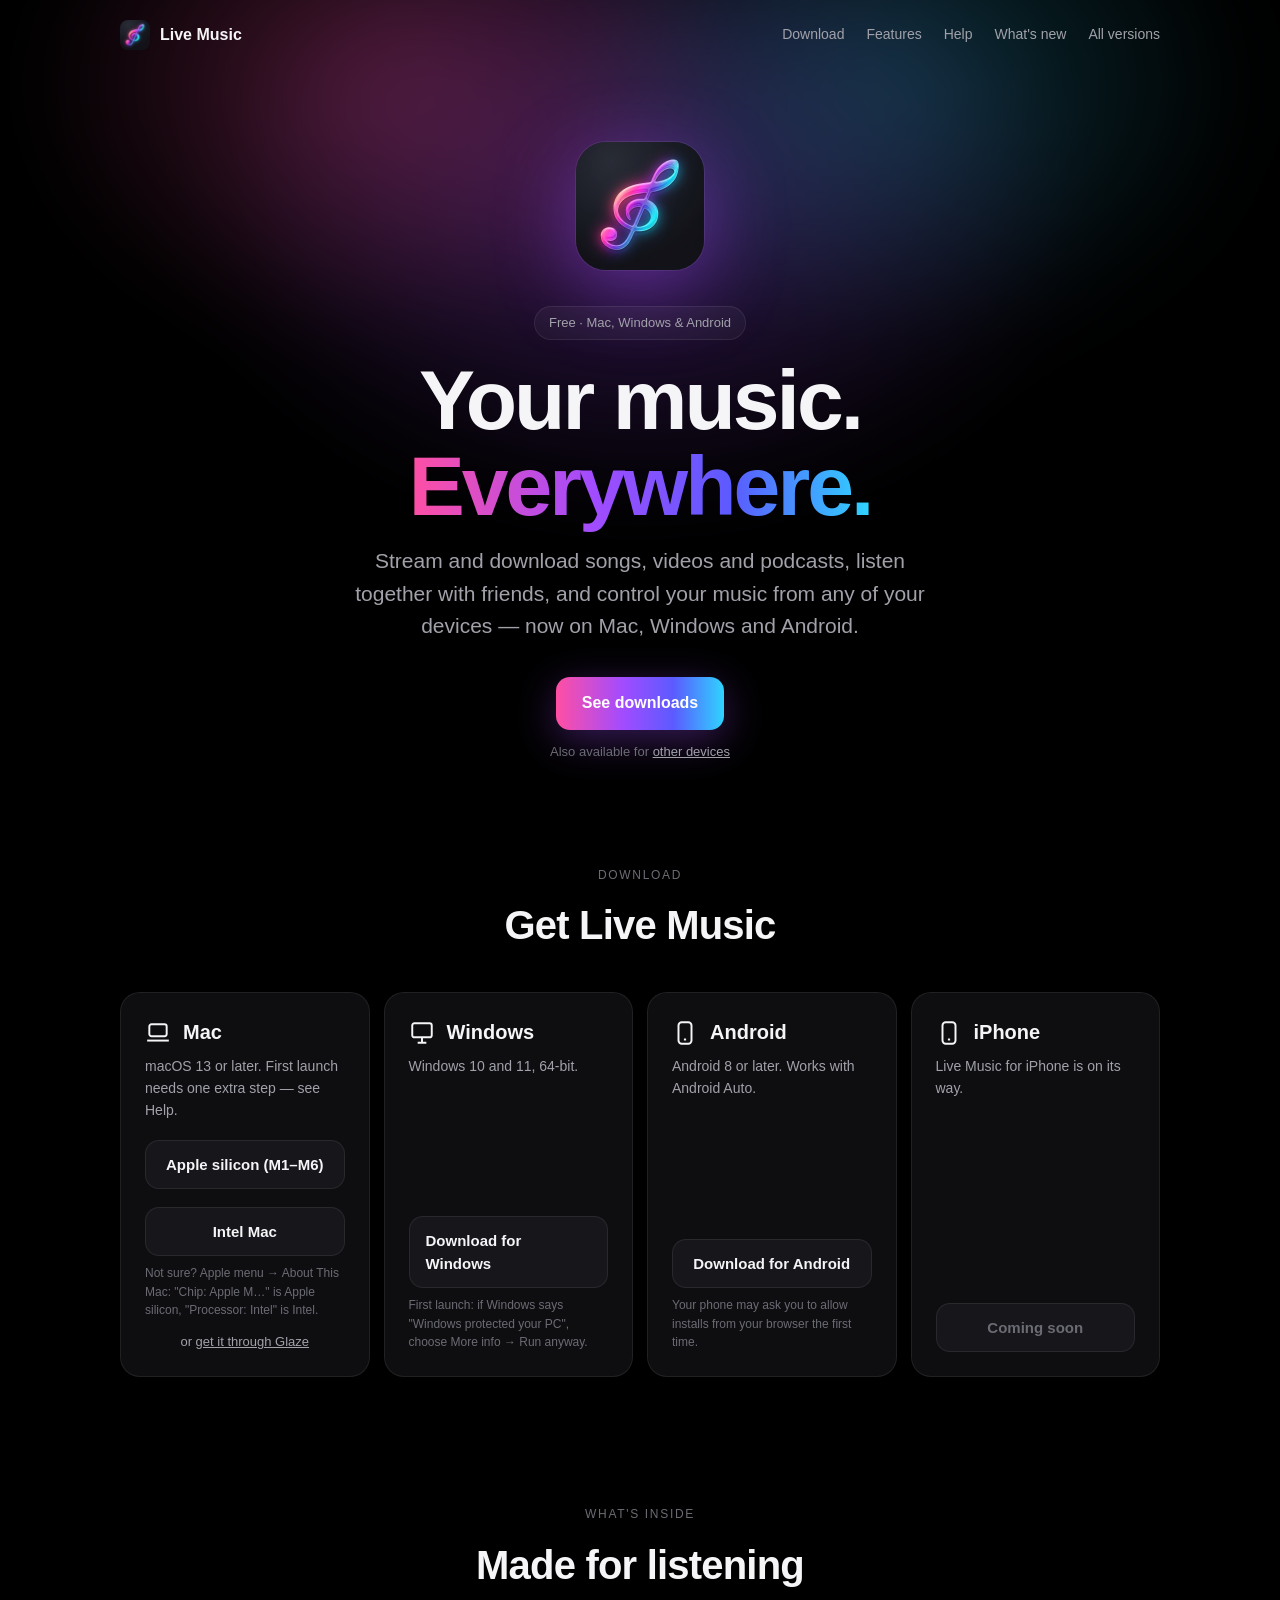
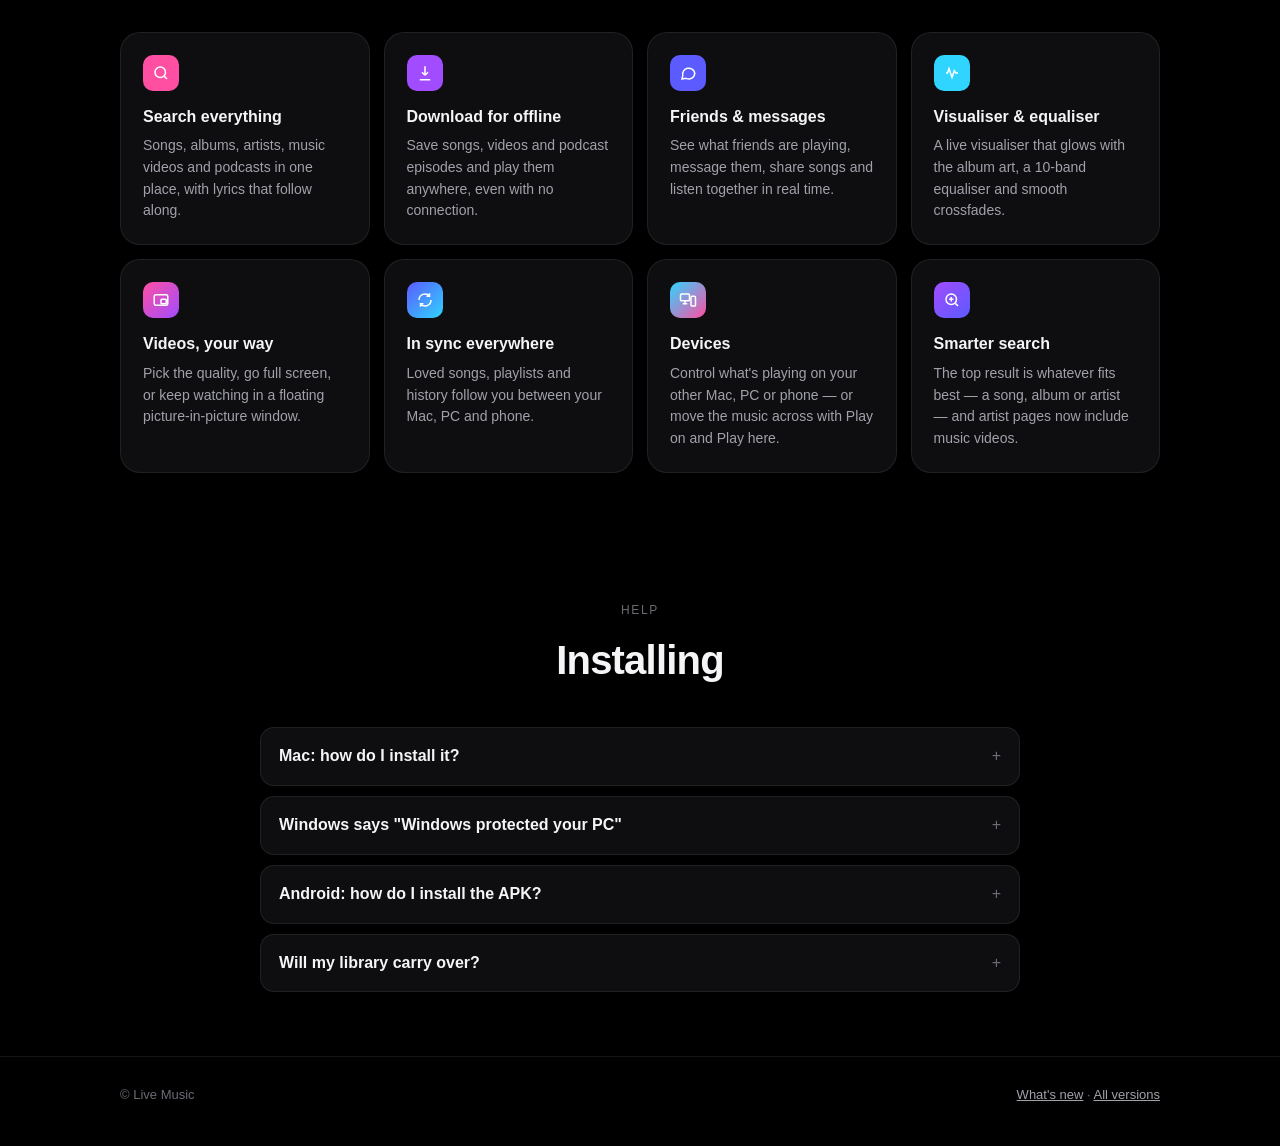
<file: index.html>
<!doctype html>
<html lang="en-AU">
<head>
  <meta charset="utf-8">
  <meta name="viewport" content="width=device-width, initial-scale=1">
  <title>Live Music — Download</title>
  <meta name="description" content="Download Live Music for Mac, Windows and Android. Stream, download and share music with friends, and control it from any of your devices.">
  <meta name="theme-color" content="#000000">
  <meta property="og:title" content="Live Music">
  <meta property="og:description" content="Stream, download and share music with friends — on Mac, Windows and Android.">
  <meta property="og:image" content="icon.png">
  <link rel="icon" href="icon.png">
  <link rel="stylesheet" href="styles.css">
</head>
<body>
  <div class="glow" aria-hidden="true"></div>

  <div class="wrap">
    <nav>
      <a class="brand" href="#"><img src="icon.png" alt=""> Live Music</a>
      <div class="links">
        <a href="#download">Download</a>
        <a href="#features">Features</a>
        <a href="#help">Help</a>
        <a href="changelog.html">What's new</a>
        <a href="https://github.com/edgegithuber7/live-music/releases">All versions</a>
      </div>
    </nav>

    <header class="hero">
      <img class="icon" src="icon.png" alt="Live Music app icon">
      <div><span class="badge" id="version-badge">Free · Mac, Windows &amp; Android</span></div>
      <h1>Your music.<br><span class="rb">Everywhere.</span></h1>
      <p class="lead">Stream and download songs, videos and podcasts, listen together with friends, and control your music from any of your devices — now on Mac, Windows and Android.</p>
      <div class="cta">
        <a class="btn primary" id="hero-btn" href="#download">See downloads</a>
        <span class="meta" id="hero-meta">Also available for <a href="#download">other devices</a></span>
      </div>
    </header>

    <section class="block" id="download">
      <p class="eyebrow">Download</p>
      <h2>Get Live Music</h2>
      <div class="platforms">

        <article class="platform" data-os="mac">
          <div class="head">
            <svg viewBox="0 0 24 24" fill="none" stroke="currentColor" stroke-width="1.8" aria-hidden="true"><rect x="4" y="4" width="16" height="11" rx="2"/><path d="M2 19h20"/></svg>
            <h3>Mac</h3><span class="tag">Your device</span>
          </div>
          <p>macOS 13 or later. First launch needs one extra step — see Help.</p>
          <a class="btn secondary" href="download.html?platform=mac" data-asset="LiveMusic.dmg" id="mac-arm">Apple silicon (M1–M6)</a>
          <a class="btn secondary" href="download.html?platform=mac-intel" data-asset="LiveMusic-Intel.dmg" id="mac-intel">Intel Mac</a>
          <span class="small">Not sure? Apple menu → About This Mac: "Chip: Apple M…" is Apple silicon, "Processor: Intel" is Intel.</span>
          <span class="alt" id="mac-glaze" hidden>or <a href="#" id="mac-glaze-link">get it through Glaze</a></span>
        </article>

        <article class="platform" data-os="windows">
          <div class="head">
            <svg viewBox="0 0 24 24" fill="none" stroke="currentColor" stroke-width="1.8" aria-hidden="true"><rect x="3" y="3" width="18" height="13" rx="2"/><path d="M8 21h8M12 16v5"/></svg>
            <h3>Windows</h3><span class="tag">Your device</span>
          </div>
          <p>Windows 10 and 11, 64-bit.</p>
          <a class="btn secondary" href="download.html?platform=windows" data-asset="LiveMusic-Setup.exe">Download for Windows</a>
          <span class="small">First launch: if Windows says "Windows protected your PC", choose More info → Run anyway.</span>
        </article>

        <article class="platform" data-os="android">
          <div class="head">
            <svg viewBox="0 0 24 24" fill="none" stroke="currentColor" stroke-width="1.8" aria-hidden="true"><rect x="6" y="2" width="12" height="20" rx="3"/><path d="M11 18h2"/></svg>
            <h3>Android</h3><span class="tag">Your device</span>
          </div>
          <p>Android 8 or later. Works with Android Auto.</p>
          <a class="btn secondary" href="download.html?platform=android" data-asset="LiveMusic.apk">Download for Android</a>
          <span class="small">Your phone may ask you to allow installs from your browser the first time.</span>
        </article>

        <article class="platform" data-os="ios">
          <div class="head">
            <svg viewBox="0 0 24 24" fill="none" stroke="currentColor" stroke-width="1.8" aria-hidden="true"><rect x="6" y="2" width="12" height="20" rx="3"/><path d="M11 18h2"/></svg>
            <h3>iPhone</h3><span class="tag">Your device</span>
          </div>
          <p>Live Music for iPhone is on its way.</p>
          <span class="btn disabled">Coming soon</span>
        </article>

      </div>
    </section>

    <section class="block" id="features">
      <p class="eyebrow">What's inside</p>
      <h2>Made for listening</h2>
      <div class="features">
        <div class="feature">
          <div class="dot" style="background: var(--pink)"><svg viewBox="0 0 24 24" fill="none" stroke="currentColor" stroke-width="2"><circle cx="11" cy="11" r="7"/><path d="m20 20-3.5-3.5"/></svg></div>
          <h4>Search everything</h4>
          <p>Songs, albums, artists, music videos and podcasts in one place, with lyrics that follow along.</p>
        </div>
        <div class="feature">
          <div class="dot" style="background: var(--purple)"><svg viewBox="0 0 24 24" fill="none" stroke="currentColor" stroke-width="2"><path d="M12 3v12m0 0-4-4m4 4 4-4M5 21h14"/></svg></div>
          <h4>Download for offline</h4>
          <p>Save songs, videos and podcast episodes and play them anywhere, even with no connection.</p>
        </div>
        <div class="feature">
          <div class="dot" style="background: var(--indigo)"><svg viewBox="0 0 24 24" fill="none" stroke="currentColor" stroke-width="2"><path d="M21 12a8 8 0 0 1-11.6 7.1L4 20l1-4.6A8 8 0 1 1 21 12z"/></svg></div>
          <h4>Friends &amp; messages</h4>
          <p>See what friends are playing, message them, share songs and listen together in real time.</p>
        </div>
        <div class="feature">
          <div class="dot" style="background: var(--cyan)"><svg viewBox="0 0 24 24" fill="none" stroke="currentColor" stroke-width="2"><path d="M4 12h2l2-6 4 12 3-9 2 3h3"/></svg></div>
          <h4>Visualiser &amp; equaliser</h4>
          <p>A live visualiser that glows with the album art, a 10-band equaliser and smooth crossfades.</p>
        </div>
        <div class="feature">
          <div class="dot" style="background: linear-gradient(135deg, var(--pink), var(--purple))"><svg viewBox="0 0 24 24" fill="none" stroke="currentColor" stroke-width="2"><rect x="3" y="5" width="18" height="14" rx="2"/><rect x="12" y="11" width="7" height="6" rx="1"/></svg></div>
          <h4>Videos, your way</h4>
          <p>Pick the quality, go full screen, or keep watching in a floating picture-in-picture window.</p>
        </div>
        <div class="feature">
          <div class="dot" style="background: linear-gradient(135deg, var(--indigo), var(--cyan))"><svg viewBox="0 0 24 24" fill="none" stroke="currentColor" stroke-width="2"><path d="M4 12a8 8 0 0 1 14-5.3M20 12a8 8 0 0 1-14 5.3M18 3v4h-4M6 21v-4h4"/></svg></div>
          <h4>In sync everywhere</h4>
          <p>Loved songs, playlists and history follow you between your Mac, PC and phone.</p>
        </div>
        <div class="feature">
          <div class="dot" style="background: linear-gradient(135deg, var(--cyan), var(--pink))"><svg viewBox="0 0 24 24" fill="none" stroke="currentColor" stroke-width="2"><rect x="2" y="4" width="12" height="9" rx="1.5"/><path d="M5 17h6M8 13v4"/><rect x="16" y="7" width="6" height="13" rx="1.5"/><path d="M19 17h.01"/></svg></div>
          <h4>Devices</h4>
          <p>Control what's playing on your other Mac, PC or phone — or move the music across with Play on and Play here.</p>
        </div>
        <div class="feature">
          <div class="dot" style="background: linear-gradient(135deg, var(--purple), var(--indigo))"><svg viewBox="0 0 24 24" fill="none" stroke="currentColor" stroke-width="2"><circle cx="11" cy="11" r="7"/><path d="m20 20-3.5-3.5M8 11h6M11 8v6"/></svg></div>
          <h4>Smarter search</h4>
          <p>The top result is whatever fits best — a song, album or artist — and artist pages now include music videos.</p>
        </div>
      </div>
    </section>

    <section class="block" id="help">
      <p class="eyebrow">Help</p>
      <h2>Installing</h2>
      <div class="help">
        <details>
          <summary>Mac: how do I install it?</summary>
          <ol>
            <li>Download the version for your Mac — <b>Apple silicon</b> (M1–M6) or <b>Intel</b> — and open the DMG.</li>
            <li>Drag <b>Live Music</b> into your Applications folder.</li>
            <li>Open it from Applications. The first time, macOS says it can't check the app — click <b>Done</b>.</li>
            <li>Go to <b>System Settings → Privacy &amp; Security</b>, scroll down and click <b>Open Anyway</b> next to Live Music. You only need to do this once.</li>
          </ol>
        </details>
        <details>
          <summary>Windows says "Windows protected your PC"</summary>
          <p>That appears for new apps Windows hasn't seen much yet. Choose <b>More info</b>, then <b>Run anyway</b>. You'll only need to do this once.</p>
        </details>
        <details>
          <summary>Android: how do I install the APK?</summary>
          <ol>
            <li>Tap <b>Download for Android</b> on your phone and open the file when it finishes.</li>
            <li>If asked, allow your browser to install unknown apps, then go back and tap <b>Install</b>.</li>
            <li>To update later, download the new version and install it over the top. Your library stays.</li>
          </ol>
        </details>
        <details>
          <summary>Will my library carry over?</summary>
          <p>Yes. Sign in with the same account and your loved songs, playlists and history sync to every device.</p>
        </details>
      </div>
    </section>
  </div>

  <footer>
    <div class="wrap">
      <span>© Live Music</span>
      <span><a href="changelog.html">What's new</a> · <a href="https://github.com/edgegithuber7/live-music/releases">All versions</a></span>
    </div>
  </footer>

  <script>
    // Optional: the Glaze share link for the Mac version. Leave empty to hide the Glaze option.
    const MAC_GLAZE_LINK = "https://www.glaze.app/app/live-music-JtgOee";
    const REPO = "edgegithuber7/live-music";

    const NAMES = { mac: "Mac", windows: "Windows", android: "Android", ios: "iPhone" };

    function detectOS() {
      const ua = navigator.userAgent;
      if (/android/i.test(ua)) return "android";
      if (/iphone|ipad|ipod/i.test(ua) || (/Macintosh/.test(ua) && navigator.maxTouchPoints > 1)) return "ios";
      if (/windows/i.test(ua)) return "windows";
      if (/mac os x|macintosh/i.test(ua)) return "mac";
      return null;
    }

    function formatSize(bytes) {
      return bytes >= 1e9 ? (bytes / 1e9).toFixed(1) + " GB" : Math.round(bytes / 1e6) + " MB";
    }

    const os = detectOS();

    // Chromium browsers can say whether this Mac is Intel; Safari can't, so Apple silicon is the default.
    if (os === "mac" && navigator.userAgentData?.getHighEntropyValues) {
      navigator.userAgentData
        .getHighEntropyValues(["architecture"])
        .then((v) => {
          if (v.architecture !== "x86") return;
          const arm = document.getElementById("mac-arm");
          const intel = document.getElementById("mac-intel");
          arm.parentNode.insertBefore(intel, arm);
          const hero = document.getElementById("hero-btn");
          if (hero.getAttribute("href")?.includes("platform=mac")) {
            hero.href = "download.html?platform=mac-intel";
            hero.textContent = "Download for Intel Mac";
          }
        })
        .catch(() => {});
    }
    const card = os && document.querySelector('.platform[data-os="' + os + '"]');
    if (card) card.classList.add("yours");

    if (MAC_GLAZE_LINK) {
      document.getElementById("mac-glaze-link").href = MAC_GLAZE_LINK;
      document.getElementById("mac-glaze").hidden = false;
    }

    // The latest release, for the version number and file sizes.
    fetch("https://api.github.com/repos/" + REPO + "/releases/latest")
      .then((r) => (r.ok ? r.json() : null))
      .catch(() => null)
      .then((release) => {
        const assets = new Map((release?.assets ?? []).map((a) => [a.name, a]));
        const version = release?.tag_name?.replace(/^v/, "");
        if (version) {
          document.getElementById("version-badge").innerHTML = "<b>Version " + version + "</b> · Free · Mac, Windows &amp; Android";
        }
        // Buttons always open the download screen; show the size where the file is ready.
        for (const btn of document.querySelectorAll("[data-asset]")) {
          const asset = assets.get(btn.dataset.asset);
          if (asset) btn.title = btn.dataset.asset + " · " + formatSize(asset.size);
        }

        // Hero button: this device's download screen.
        const hero = document.getElementById("hero-btn");
        const meta = document.getElementById("hero-meta");
        const mine = card?.querySelector("[data-asset]");
        if (mine) {
          mine.classList.replace("secondary", "primary");
          hero.href = mine.getAttribute("href");
          hero.textContent = "Download for " + NAMES[os];
          const asset = assets.get(mine.dataset.asset);
          meta.innerHTML = (version ? "Version " + version + " · " : "") + (asset ? formatSize(asset.size) + " · " : "") + '<a href="#download">Other devices</a>';
        } else if (os === "ios") {
          meta.innerHTML = 'Live Music for iPhone is coming soon · <a href="#download">Other devices</a>';
        }
      });
  </script>
</body>
</html>
</file>
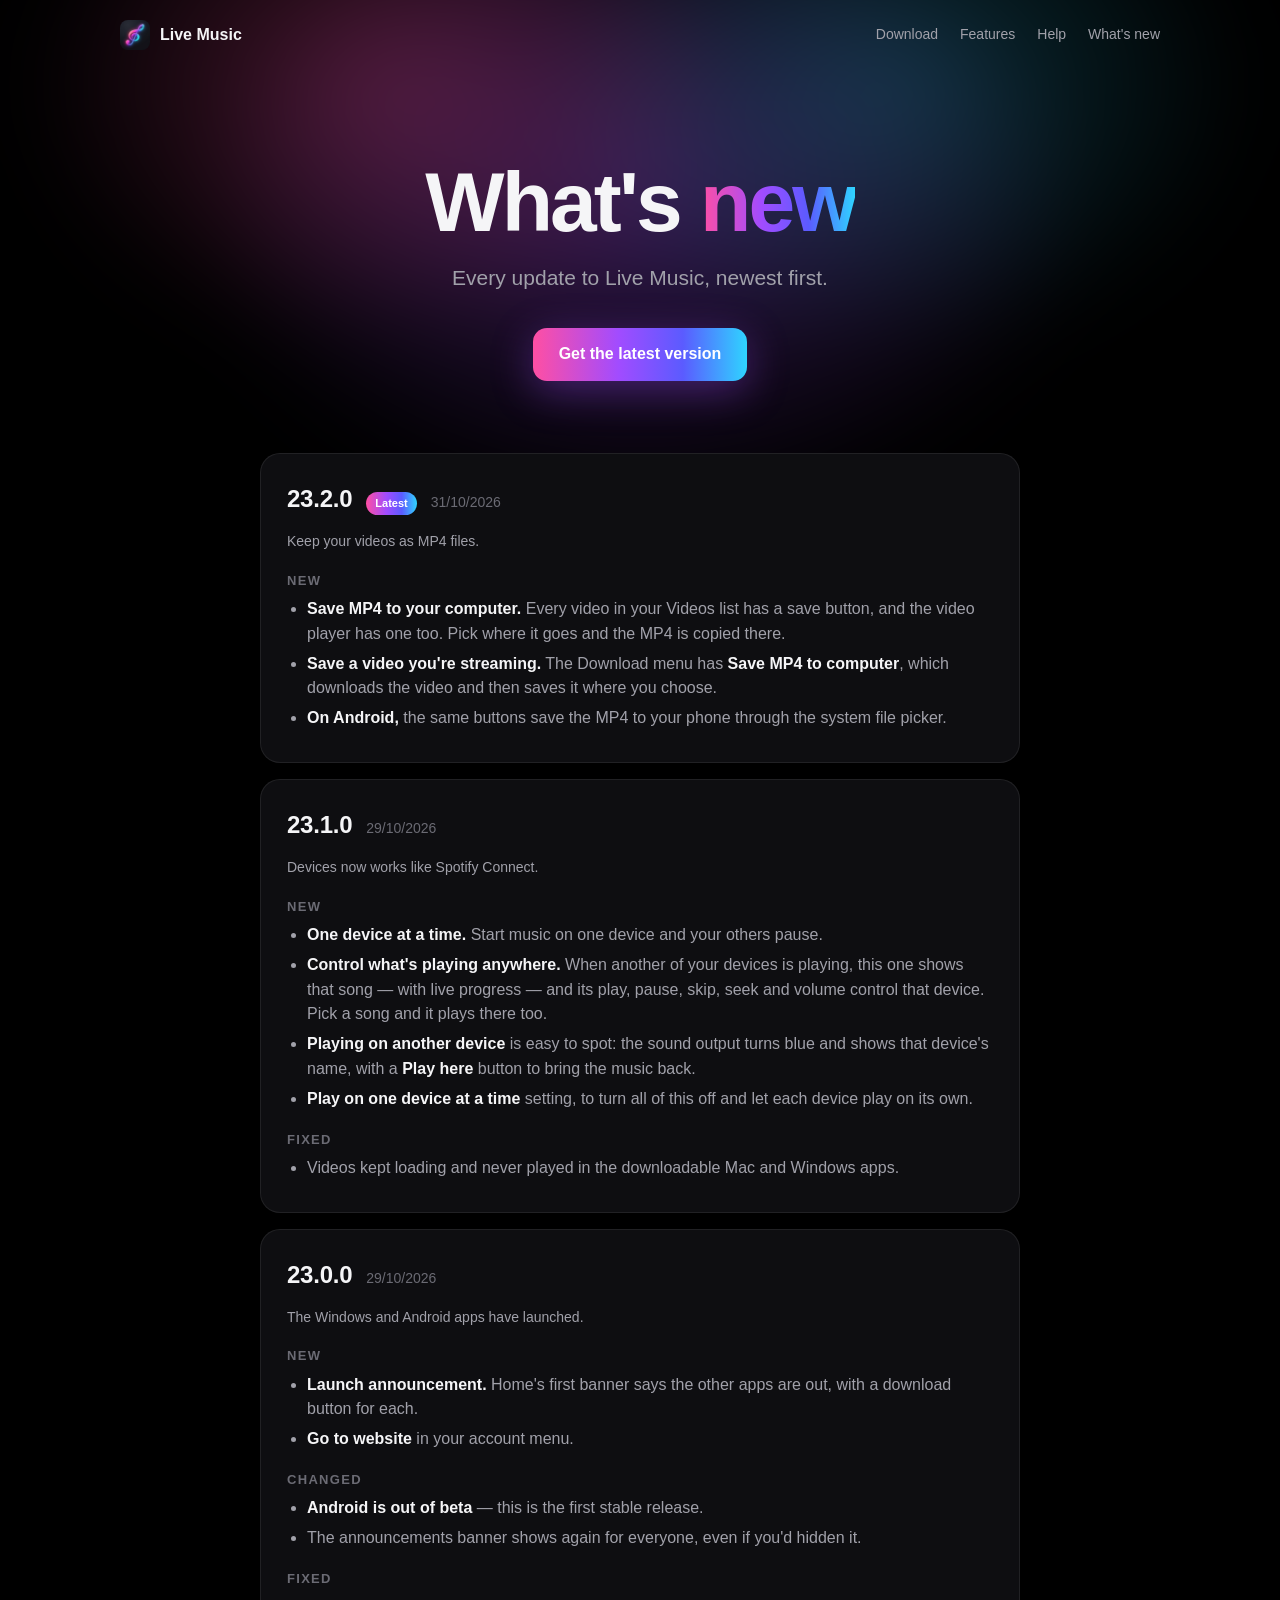
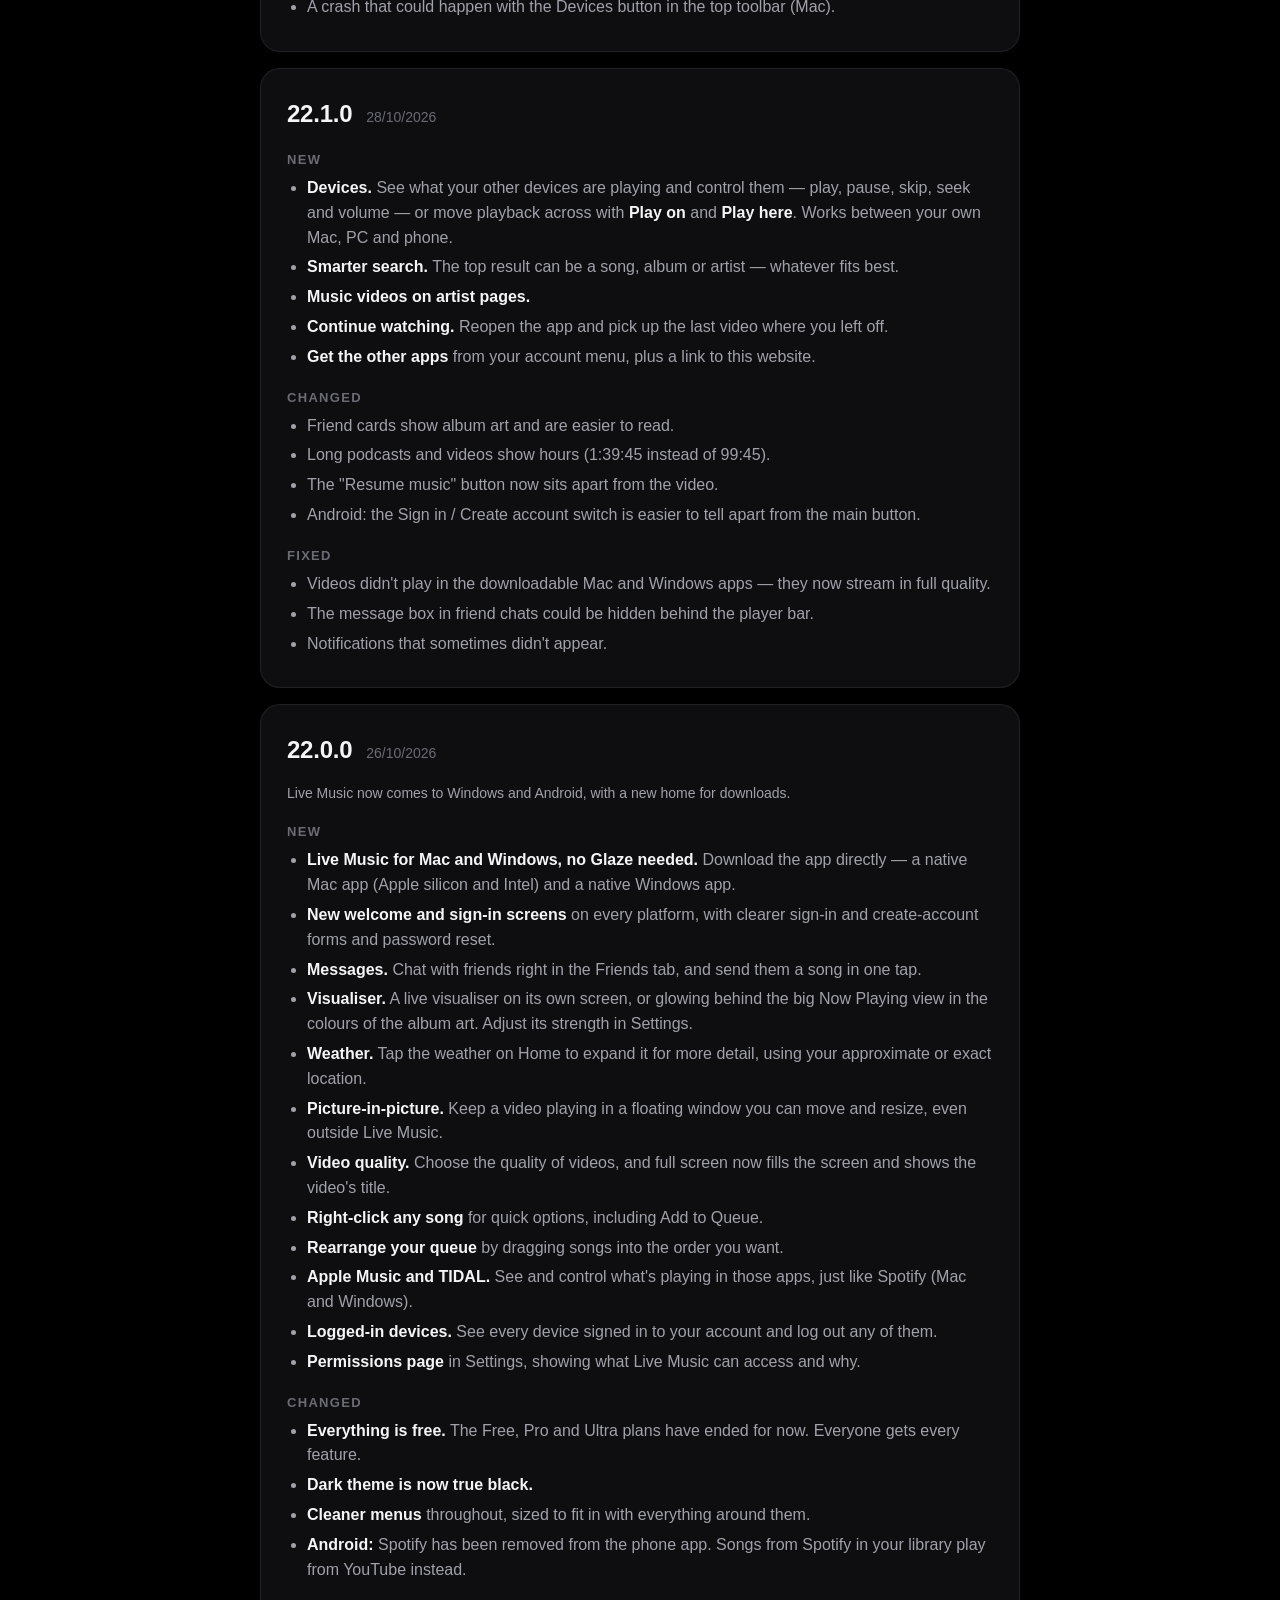
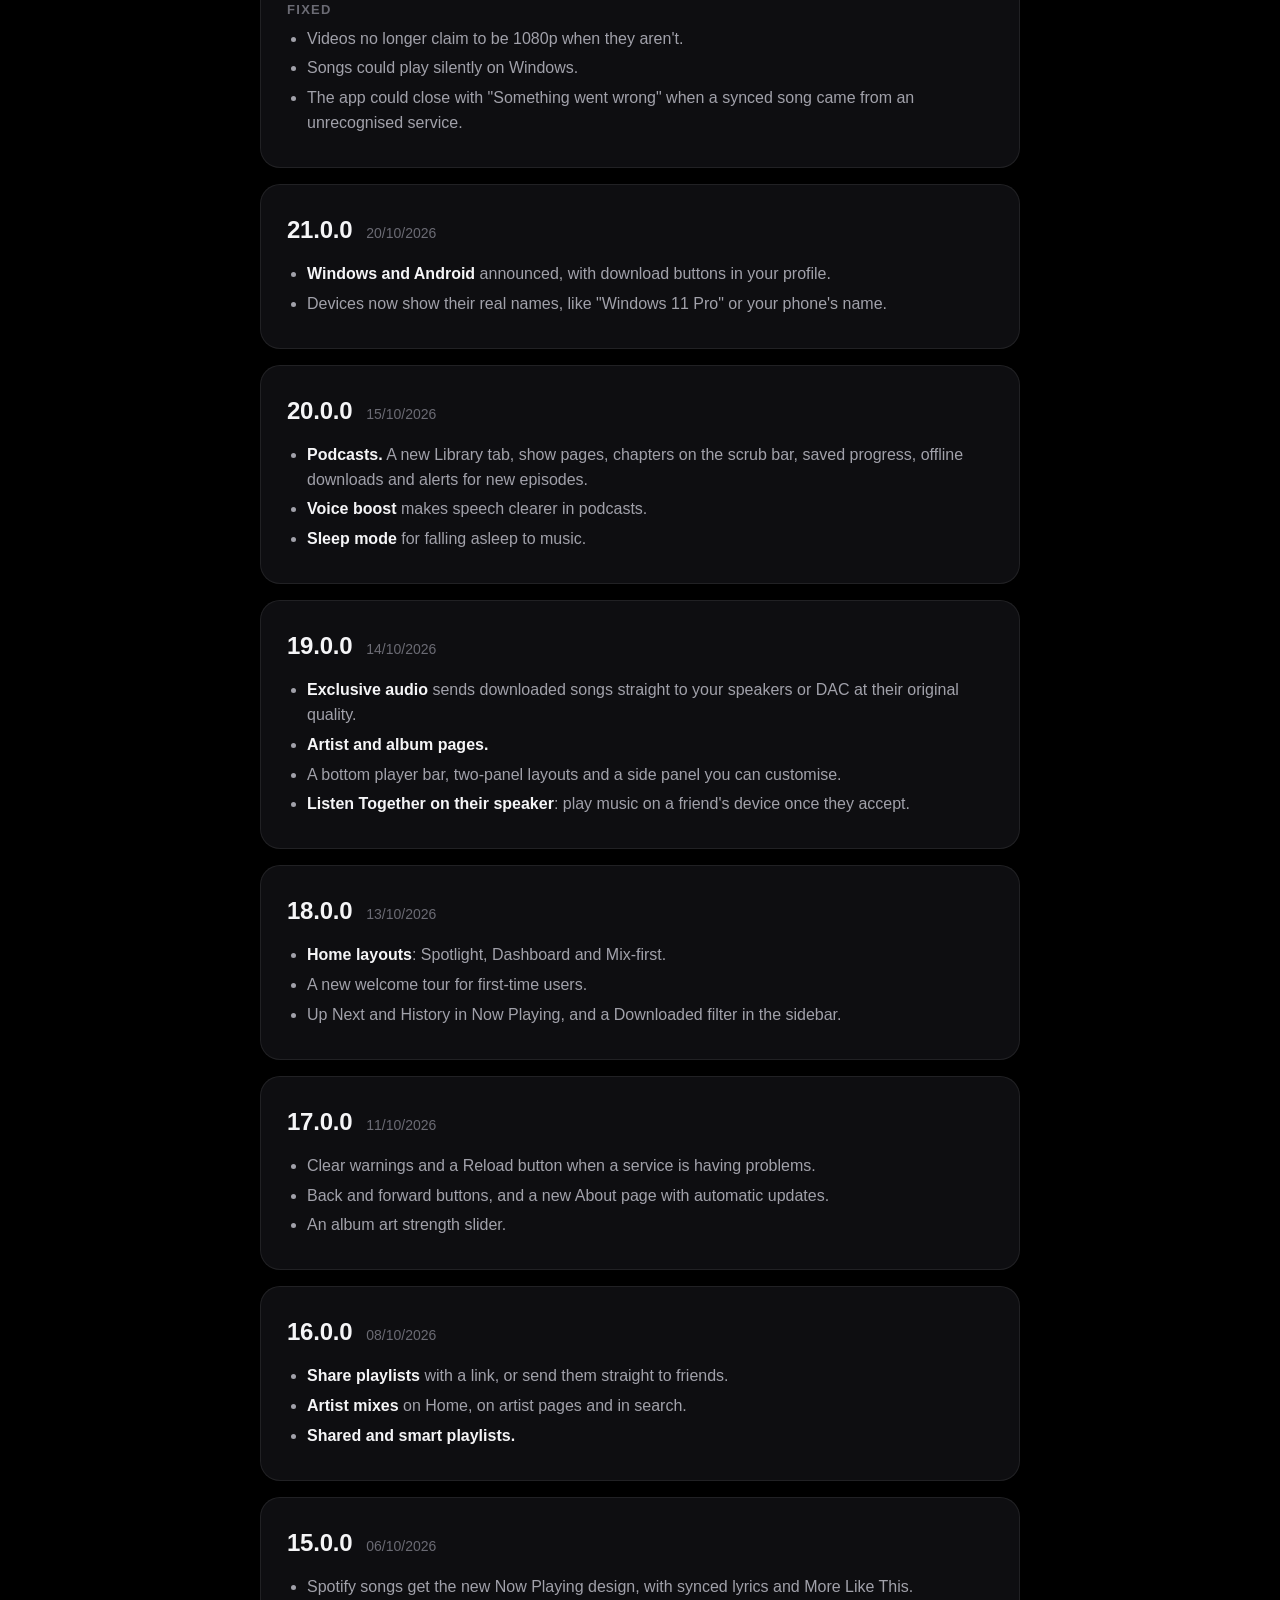
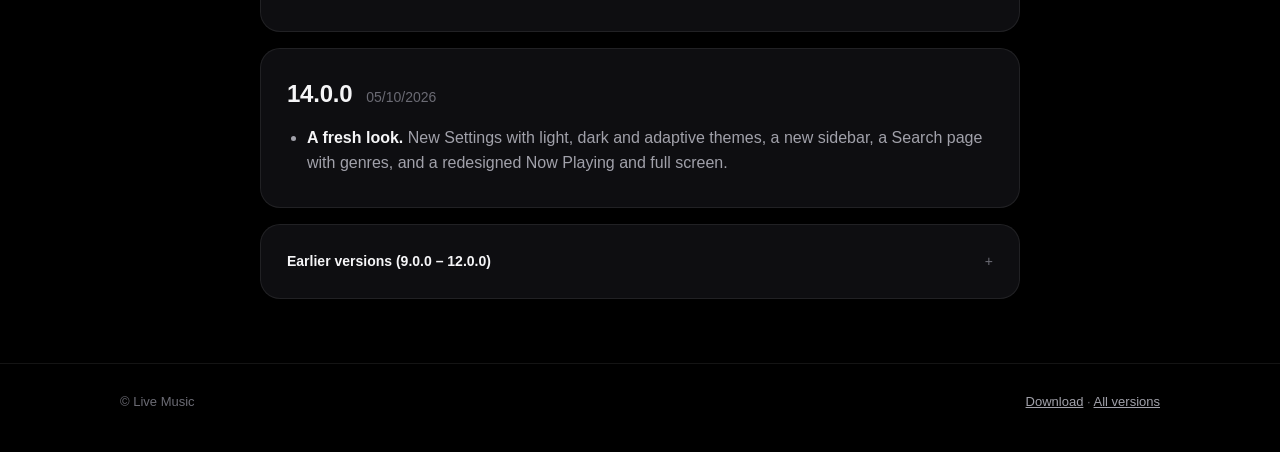
<file: changelog.html>
<!doctype html>
<html lang="en-AU">
<head>
  <meta charset="utf-8">
  <meta name="viewport" content="width=device-width, initial-scale=1">
  <title>Live Music — What's new</title>
  <meta name="description" content="Everything new in each version of Live Music.">
  <meta name="theme-color" content="#000000">
  <link rel="icon" href="icon.png">
  <link rel="stylesheet" href="styles.css">
</head>
<body>
  <div class="glow" aria-hidden="true"></div>

  <div class="wrap">
    <nav>
      <a class="brand" href="index.html"><img src="icon.png" alt=""> Live Music</a>
      <div class="links">
        <a href="index.html#download">Download</a>
        <a href="index.html#features">Features</a>
        <a href="index.html#help">Help</a>
        <a href="changelog.html">What's new</a>
      </div>
    </nav>

    <header class="hero" style="padding-bottom: 8px">
      <h1>What's <span class="rb">new</span></h1>
      <p class="lead">Every update to Live Music, newest first.</p>
      <div class="cta"><a class="btn primary" href="index.html#download">Get the latest version</a></div>
    </header>

    <section class="block">
      <div class="log">

        <article class="release">
          <header>
            <h3>23.2.0</h3>
            <span class="latest">Latest</span>
            <time datetime="2026-10-31">31/10/2026</time>
          </header>
          <p class="older">Keep your videos as MP4 files.</p>

          <h4>New</h4>
          <ul>
            <li><b>Save MP4 to your computer.</b> Every video in your Videos list has a save button, and the video player has one too. Pick where it goes and the MP4 is copied there.</li>
            <li><b>Save a video you're streaming.</b> The Download menu has <b>Save MP4 to computer</b>, which downloads the video and then saves it where you choose.</li>
            <li><b>On Android,</b> the same buttons save the MP4 to your phone through the system file picker.</li>
          </ul>
        </article>

        <article class="release">
          <header>
            <h3>23.1.0</h3>
            <time datetime="2026-10-29">29/10/2026</time>
          </header>
          <p class="older">Devices now works like Spotify Connect.</p>

          <h4>New</h4>
          <ul>
            <li><b>One device at a time.</b> Start music on one device and your others pause.</li>
            <li><b>Control what's playing anywhere.</b> When another of your devices is playing, this one shows that song — with live progress — and its play, pause, skip, seek and volume control that device. Pick a song and it plays there too.</li>
            <li><b>Playing on another device</b> is easy to spot: the sound output turns blue and shows that device's name, with a <b>Play here</b> button to bring the music back.</li>
            <li><b>Play on one device at a time</b> setting, to turn all of this off and let each device play on its own.</li>
          </ul>

          <h4>Fixed</h4>
          <ul>
            <li>Videos kept loading and never played in the downloadable Mac and Windows apps.</li>
          </ul>
        </article>

        <article class="release">
          <header>
            <h3>23.0.0</h3>
            <time datetime="2026-10-29">29/10/2026</time>
          </header>
          <p class="older">The Windows and Android apps have launched.</p>

          <h4>New</h4>
          <ul>
            <li><b>Launch announcement.</b> Home's first banner says the other apps are out, with a download button for each.</li>
            <li><b>Go to website</b> in your account menu.</li>
          </ul>

          <h4>Changed</h4>
          <ul>
            <li><b>Android is out of beta</b> — this is the first stable release.</li>
            <li>The announcements banner shows again for everyone, even if you'd hidden it.</li>
          </ul>

          <h4>Fixed</h4>
          <ul>
            <li>A crash that could happen with the Devices button in the top toolbar (Mac).</li>
          </ul>
        </article>

        <article class="release">
          <header>
            <h3>22.1.0</h3>
            <time datetime="2026-10-28">28/10/2026</time>
          </header>

          <h4>New</h4>
          <ul>
            <li><b>Devices.</b> See what your other devices are playing and control them — play, pause, skip, seek and volume — or move playback across with <b>Play on</b> and <b>Play here</b>. Works between your own Mac, PC and phone.</li>
            <li><b>Smarter search.</b> The top result can be a song, album or artist — whatever fits best.</li>
            <li><b>Music videos on artist pages.</b></li>
            <li><b>Continue watching.</b> Reopen the app and pick up the last video where you left off.</li>
            <li><b>Get the other apps</b> from your account menu, plus a link to this website.</li>
          </ul>

          <h4>Changed</h4>
          <ul>
            <li>Friend cards show album art and are easier to read.</li>
            <li>Long podcasts and videos show hours (1:39:45 instead of 99:45).</li>
            <li>The "Resume music" button now sits apart from the video.</li>
            <li>Android: the Sign in / Create account switch is easier to tell apart from the main button.</li>
          </ul>

          <h4>Fixed</h4>
          <ul>
            <li>Videos didn't play in the downloadable Mac and Windows apps — they now stream in full quality.</li>
            <li>The message box in friend chats could be hidden behind the player bar.</li>
            <li>Notifications that sometimes didn't appear.</li>
          </ul>
        </article>

        <article class="release">
          <header>
            <h3>22.0.0</h3>
            <time datetime="2026-10-26">26/10/2026</time>
          </header>
          <p class="older">Live Music now comes to Windows and Android, with a new home for downloads.</p>

          <h4>New</h4>
          <ul>
            <li><b>Live Music for Mac and Windows, no Glaze needed.</b> Download the app directly — a native Mac app (Apple silicon and Intel) and a native Windows app.</li>
            <li><b>New welcome and sign-in screens</b> on every platform, with clearer sign-in and create-account forms and password reset.</li>
            <li><b>Messages.</b> Chat with friends right in the Friends tab, and send them a song in one tap.</li>
            <li><b>Visualiser.</b> A live visualiser on its own screen, or glowing behind the big Now Playing view in the colours of the album art. Adjust its strength in Settings.</li>
            <li><b>Weather.</b> Tap the weather on Home to expand it for more detail, using your approximate or exact location.</li>
            <li><b>Picture-in-picture.</b> Keep a video playing in a floating window you can move and resize, even outside Live Music.</li>
            <li><b>Video quality.</b> Choose the quality of videos, and full screen now fills the screen and shows the video's title.</li>
            <li><b>Right-click any song</b> for quick options, including Add to Queue.</li>
            <li><b>Rearrange your queue</b> by dragging songs into the order you want.</li>
            <li><b>Apple Music and TIDAL.</b> See and control what's playing in those apps, just like Spotify (Mac and Windows).</li>
            <li><b>Logged-in devices.</b> See every device signed in to your account and log out any of them.</li>
            <li><b>Permissions page</b> in Settings, showing what Live Music can access and why.</li>
          </ul>

          <h4>Changed</h4>
          <ul>
            <li><b>Everything is free.</b> The Free, Pro and Ultra plans have ended for now. Everyone gets every feature.</li>
            <li><b>Dark theme is now true black.</b></li>
            <li><b>Cleaner menus</b> throughout, sized to fit in with everything around them.</li>
            <li><b>Android:</b> Spotify has been removed from the phone app. Songs from Spotify in your library play from YouTube instead.</li>
          </ul>

          <h4>Fixed</h4>
          <ul>
            <li>Videos no longer claim to be 1080p when they aren't.</li>
            <li>Songs could play silently on Windows.</li>
            <li>The app could close with "Something went wrong" when a synced song came from an unrecognised service.</li>
          </ul>
        </article>

        <article class="release">
          <header><h3>21.0.0</h3><time datetime="2026-10-20">20/10/2026</time></header>
          <ul>
            <li><b>Windows and Android</b> announced, with download buttons in your profile.</li>
            <li>Devices now show their real names, like "Windows 11 Pro" or your phone's name.</li>
          </ul>
        </article>

        <article class="release">
          <header><h3>20.0.0</h3><time datetime="2026-10-15">15/10/2026</time></header>
          <ul>
            <li><b>Podcasts.</b> A new Library tab, show pages, chapters on the scrub bar, saved progress, offline downloads and alerts for new episodes.</li>
            <li><b>Voice boost</b> makes speech clearer in podcasts.</li>
            <li><b>Sleep mode</b> for falling asleep to music.</li>
          </ul>
        </article>

        <article class="release">
          <header><h3>19.0.0</h3><time datetime="2026-10-14">14/10/2026</time></header>
          <ul>
            <li><b>Exclusive audio</b> sends downloaded songs straight to your speakers or DAC at their original quality.</li>
            <li><b>Artist and album pages.</b></li>
            <li>A bottom player bar, two-panel layouts and a side panel you can customise.</li>
            <li><b>Listen Together on their speaker</b>: play music on a friend's device once they accept.</li>
          </ul>
        </article>

        <article class="release">
          <header><h3>18.0.0</h3><time datetime="2026-10-13">13/10/2026</time></header>
          <ul>
            <li><b>Home layouts</b>: Spotlight, Dashboard and Mix-first.</li>
            <li>A new welcome tour for first-time users.</li>
            <li>Up Next and History in Now Playing, and a Downloaded filter in the sidebar.</li>
          </ul>
        </article>

        <article class="release">
          <header><h3>17.0.0</h3><time datetime="2026-10-11">11/10/2026</time></header>
          <ul>
            <li>Clear warnings and a Reload button when a service is having problems.</li>
            <li>Back and forward buttons, and a new About page with automatic updates.</li>
            <li>An album art strength slider.</li>
          </ul>
        </article>

        <article class="release">
          <header><h3>16.0.0</h3><time datetime="2026-10-08">08/10/2026</time></header>
          <ul>
            <li><b>Share playlists</b> with a link, or send them straight to friends.</li>
            <li><b>Artist mixes</b> on Home, on artist pages and in search.</li>
            <li><b>Shared and smart playlists.</b></li>
          </ul>
        </article>

        <article class="release">
          <header><h3>15.0.0</h3><time datetime="2026-10-06">06/10/2026</time></header>
          <ul>
            <li>Spotify songs get the new Now Playing design, with synced lyrics and More Like This.</li>
          </ul>
        </article>

        <article class="release">
          <header><h3>14.0.0</h3><time datetime="2026-10-05">05/10/2026</time></header>
          <ul>
            <li><b>A fresh look.</b> New Settings with light, dark and adaptive themes, a new sidebar, a Search page with genres, and a redesigned Now Playing and full screen.</li>
          </ul>
        </article>

        <details class="release older">
          <summary>Earlier versions (9.0.0 – 12.0.0)</summary>
          <ul>
            <li><b>12.0.0</b> (02/10/2026): Equaliser and crossfade, kept in step during Listen Together.</li>
            <li><b>11.0.0</b> (29/09/2026): Listen Together, and Home works offline.</li>
            <li><b>10.0.0</b> (29/09/2026): A revamped menu bar and security improvements.</li>
            <li><b>9.0.0</b> (29/09/2026): Friend requests you can accept or decline.</li>
          </ul>
        </details>

      </div>
    </section>
  </div>

  <footer>
    <div class="wrap">
      <span>© Live Music</span>
      <span><a href="index.html">Download</a> · <a href="https://github.com/edgegithuber7/live-music/releases">All versions</a></span>
    </div>
  </footer>
</body>
</html>
</file>
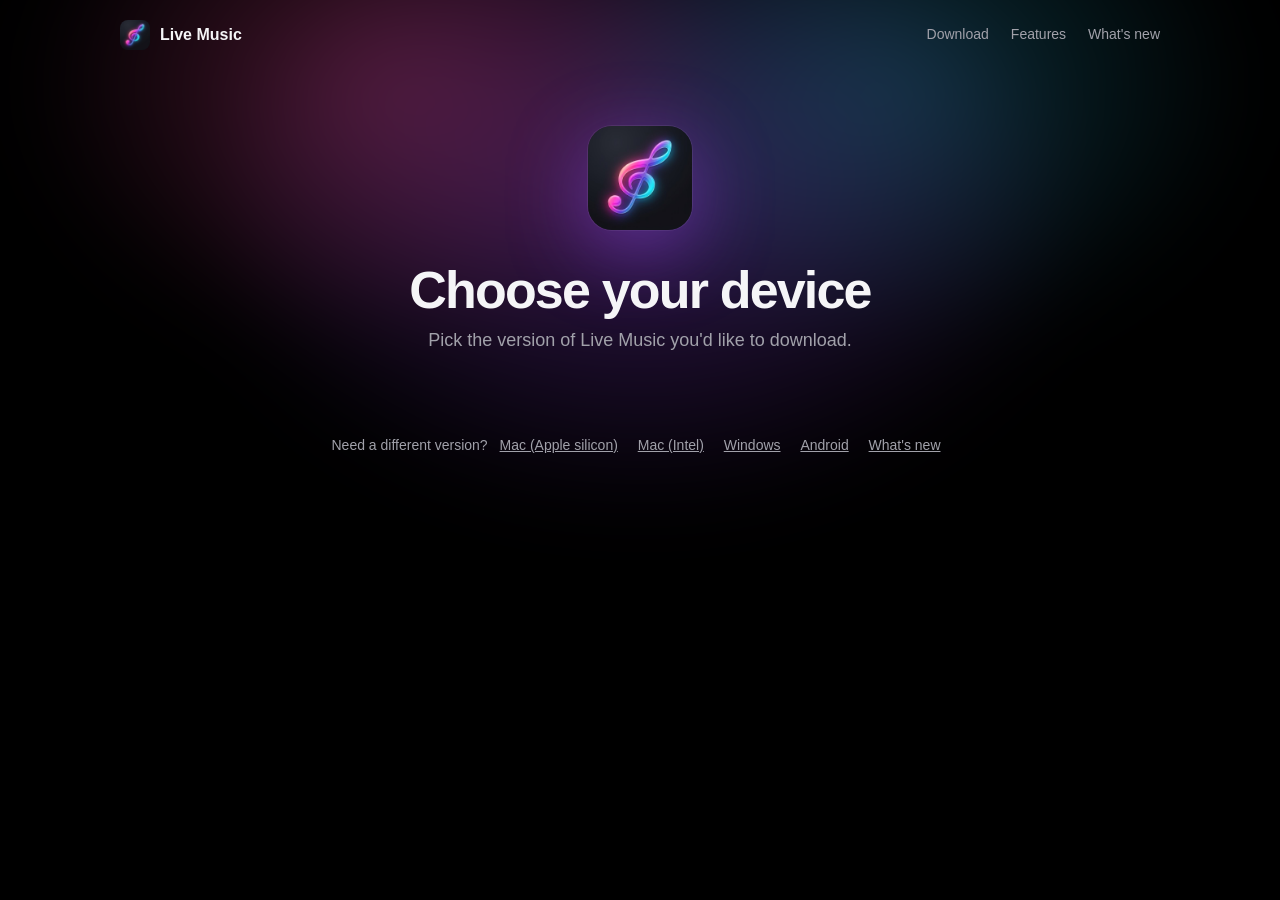
<file: download.html>
<!doctype html>
<html lang="en-AU">
<head>
  <meta charset="utf-8">
  <meta name="viewport" content="width=device-width, initial-scale=1">
  <title>Live Music — Downloading</title>
  <meta name="theme-color" content="#000000">
  <meta name="robots" content="noindex">
  <link rel="icon" href="icon.png">
  <link rel="stylesheet" href="styles.css">
  <style>
    .dl { max-width: 560px; margin: 0 auto; text-align: center; padding: 56px 0 24px; position: relative; z-index: 1; }
    .dl .icon { width: 104px; height: 104px; border-radius: 24px; box-shadow: 0 20px 80px rgba(161, 76, 255, 0.45), 0 0 0 1px var(--border); }
    .dl h1 { font-size: clamp(34px, 6vw, 52px); margin: 26px 0 10px; }
    .dl .lead { color: var(--muted); font-size: 18px; margin: 0 auto; max-width: 460px; }
    .dl .actions { margin-top: 28px; display: flex; flex-direction: column; align-items: center; gap: 10px; }
    .dl .fileinfo { font-size: 13px; color: var(--faint); }
    .spinner { width: 18px; height: 18px; border-radius: 50%; border: 2px solid rgba(255, 255, 255, 0.35); border-top-color: #fff; animation: spin 0.8s linear infinite; }
    @keyframes spin { to { transform: rotate(360deg); } }
    .steps { max-width: 560px; margin: 8px auto 0; background: var(--surface); border: 1px solid var(--border); border-radius: var(--radius); padding: 24px 26px; position: relative; z-index: 1; }
    .steps h2 { font-size: 18px; text-align: left; margin: 0 0 12px; }
    .steps ol { margin: 0; padding-left: 22px; color: var(--muted); }
    .steps li { margin: 8px 0; }
    .steps li b { color: var(--text); }
    .others { text-align: center; margin: 28px 0 56px; font-size: 14px; color: var(--muted); position: relative; z-index: 1; }
    .others a { color: var(--muted); margin: 0 8px; }
    [hidden] { display: none !important; }
  </style>
</head>
<body>
  <div class="glow" aria-hidden="true"></div>

  <div class="wrap">
    <nav>
      <a class="brand" href="index.html"><img src="icon.png" alt=""> Live Music</a>
      <div class="links">
        <a href="index.html#download">Download</a>
        <a href="index.html#features">Features</a>
        <a href="changelog.html">What's new</a>
      </div>
    </nav>

    <main class="dl">
      <img class="icon" src="icon.png" alt="Live Music app icon">
      <h1 id="title">Getting your download…</h1>
      <p class="lead" id="lead">Checking for the latest version.</p>
      <div class="actions">
        <a class="btn primary" id="manual" hidden>Download now</a>
        <span class="fileinfo" id="fileinfo"></span>
        <a class="btn secondary" id="glaze" hidden>Get it through Glaze instead</a>
      </div>
    </main>

    <section class="steps" id="steps" hidden>
      <h2 id="steps-title">Next steps</h2>
      <ol id="steps-list"></ol>
    </section>

    <p class="others" id="others">
      Need a different version?
      <a href="download.html?platform=mac">Mac (Apple silicon)</a>
      <a href="download.html?platform=mac-intel">Mac (Intel)</a>
      <a href="download.html?platform=windows">Windows</a>
      <a href="download.html?platform=android">Android</a>
      <a href="changelog.html">What's new</a>
    </p>
  </div>

  <script>
    const REPO = "edgegithuber7/live-music";
    const MAC_GLAZE_LINK = "https://www.glaze.app/app/live-music-JtgOee";

    const PLATFORMS = {
      mac: {
        name: "Mac (Apple silicon)",
        asset: "LiveMusic.dmg",
        steps: [
          "Open <b>LiveMusic.dmg</b> from your Downloads folder.",
          "Drag <b>Live Music</b> into the <b>Applications</b> folder.",
          "Open Live Music from Applications. The first time, macOS says it can't check the app for malicious software — click <b>Done</b>.",
          "Open <b>System Settings → Privacy &amp; Security</b>, scroll down and click <b>Open Anyway</b> next to Live Music, then confirm. You only need to do this once.",
        ],
      },
      "mac-intel": {
        name: "Intel Mac",
        asset: "LiveMusic-Intel.dmg",
        steps: [
          "Open <b>LiveMusic-Intel.dmg</b> from your Downloads folder.",
          "Drag <b>Live Music</b> into the <b>Applications</b> folder.",
          "Open Live Music from Applications. The first time, macOS says it can't check the app for malicious software — click <b>Done</b>.",
          "Open <b>System Settings → Privacy &amp; Security</b>, scroll down and click <b>Open Anyway</b> next to Live Music, then confirm. You only need to do this once.",
        ],
      },
      windows: {
        name: "Windows",
        asset: "LiveMusic-Setup.exe",
        steps: [
          "Open <b>LiveMusic-Setup.exe</b> from your Downloads folder.",
          "If Windows says <b>Windows protected your PC</b>, choose <b>More info</b>, then <b>Run anyway</b>.",
          "Follow the installer, then open Live Music from the Start menu and sign in.",
        ],
      },
      android: {
        name: "Android",
        asset: "LiveMusic.apk",
        steps: [
          "When the download finishes, tap <b>LiveMusic.apk</b> in your notifications or Downloads.",
          "If asked, allow your browser to <b>install unknown apps</b>, then go back and tap <b>Install</b>.",
          "Open Live Music and sign in. To update later, install the new version over the top. Your library stays.",
        ],
      },
    };

    const $ = (id) => document.getElementById(id);
    const param = new URLSearchParams(location.search).get("platform");
    const platform = PLATFORMS[param] ? param : null;

    function formatSize(bytes) {
      return bytes >= 1e9 ? (bytes / 1e9).toFixed(1) + " GB" : Math.round(bytes / 1e6) + " MB";
    }

    function showSteps(p) {
      $("steps-title").textContent = "Installing on " + p.name;
      $("steps-list").innerHTML = p.steps.map((s) => "<li>" + s + "</li>").join("");
      $("steps").hidden = false;
    }

    function showGlaze() {
      const g = $("glaze");
      g.href = MAC_GLAZE_LINK;
      g.hidden = false;
    }

    if (!platform) {
      $("title").textContent = "Choose your device";
      $("lead").textContent = "Pick the version of Live Music you'd like to download.";
    } else {
      const p = PLATFORMS[platform];
      document.title = "Live Music for " + p.name + " — Download";
      fetch("https://api.github.com/repos/" + REPO + "/releases/latest")
        .then((r) => (r.ok ? r.json() : null))
        .catch(() => null)
        .then((release) => {
          const asset = (release?.assets ?? []).find((a) => a.name === p.asset);
          const version = release?.tag_name?.replace(/^v/, "");

          if (!asset) {
            $("title").textContent = "Live Music for " + p.name + " is coming soon";
            $("lead").textContent =
              (platform === "mac" || platform === "mac-intel")
                ? "The direct download isn't ready yet. You can get Live Music for Mac through Glaze in the meantime."
                : "It isn't ready to download just yet. Check back soon, or see what's coming in the changelog.";
            if (platform === "mac" || platform === "mac-intel") showGlaze();
            return;
          }

          $("title").textContent = "Your download is starting";
          $("lead").textContent = "Live Music for " + p.name + (version ? " · version " + version : "") + ". If it doesn't start in a few seconds, use the button below.";
          const btn = $("manual");
          btn.href = asset.browser_download_url;
          btn.textContent = "Download for " + p.name;
          btn.hidden = false;
          $("fileinfo").textContent = p.asset + " · " + formatSize(asset.size);
          if (platform === "mac" || platform === "mac-intel") showGlaze();
          showSteps(p);

          // Start the download without leaving this page.
          setTimeout(() => { location.href = asset.browser_download_url; }, 600);
        });
    }
  </script>
</body>
</html>
</file>
<file: styles.css>
:root {
  --bg: #000;
  --surface: #0e0e11;
  --surface-2: #16161b;
  --border: rgba(255, 255, 255, 0.08);
  --text: #f5f5f7;
  --muted: #a1a1aa;
  --faint: #6b6b74;
  --pink: #ff4fa3;
  --purple: #a14cff;
  --indigo: #5b5bff;
  --cyan: #2fd4ff;
  --rainbow: linear-gradient(90deg, var(--pink), var(--purple) 40%, var(--indigo) 70%, var(--cyan));
  --radius: 20px;
}
* { box-sizing: border-box; }
html { scroll-behavior: smooth; }
body {
  margin: 0;
  background: var(--bg);
  color: var(--text);
  font: 16px/1.55 -apple-system, BlinkMacSystemFont, "Segoe UI", Roboto, "Helvetica Neue", sans-serif;
  -webkit-font-smoothing: antialiased;
  overflow-x: hidden;
}
a { color: inherit; }
.wrap { width: 100%; max-width: 1080px; margin: 0 auto; padding: 0 20px; }

/* Glow behind the hero, in the icon's colours */
.glow {
  position: absolute;
  inset: -220px 0 auto;
  height: 760px;
  background:
    radial-gradient(40% 50% at 30% 40%, rgba(255, 79, 163, 0.28), transparent 70%),
    radial-gradient(40% 50% at 70% 40%, rgba(47, 212, 255, 0.22), transparent 70%),
    radial-gradient(50% 60% at 50% 55%, rgba(161, 76, 255, 0.30), transparent 70%);
  filter: blur(40px);
  pointer-events: none;
  z-index: 0;
}

nav {
  position: relative;
  z-index: 2;
  display: flex;
  align-items: center;
  justify-content: space-between;
  padding: 20px 0;
}
.brand { display: flex; align-items: center; gap: 10px; font-weight: 700; text-decoration: none; }
.brand img { width: 30px; height: 30px; border-radius: 8px; }
nav .links { display: flex; gap: 22px; font-size: 14px; }
nav .links a { color: var(--muted); text-decoration: none; }
nav .links a:hover { color: var(--text); }

.hero { position: relative; z-index: 1; text-align: center; padding: 72px 0 40px; }
.hero .icon {
  width: 128px; height: 128px; border-radius: 30px;
  box-shadow: 0 20px 80px rgba(161, 76, 255, 0.45), 0 0 0 1px var(--border);
}
.badge {
  display: inline-flex; align-items: center; gap: 8px;
  margin-top: 28px; padding: 6px 14px;
  border: 1px solid var(--border); border-radius: 999px;
  background: rgba(255, 255, 255, 0.04);
  font-size: 13px; color: var(--muted);
}
.badge b { color: var(--text); font-weight: 600; }
h1 {
  font-size: clamp(44px, 8vw, 84px);
  line-height: 1.02;
  letter-spacing: -0.035em;
  margin: 18px 0 16px;
}
h1 .rb { background: var(--rainbow); -webkit-background-clip: text; background-clip: text; color: transparent; }
.hero p.lead { font-size: clamp(17px, 2.2vw, 21px); color: var(--muted); max-width: 600px; margin: 0 auto; }

.cta { margin-top: 34px; display: flex; flex-direction: column; align-items: center; gap: 12px; }
.btn {
  display: inline-flex; align-items: center; justify-content: center; gap: 10px;
  padding: 14px 26px; border-radius: 14px;
  font-weight: 650; font-size: 16px; text-decoration: none; border: 0; cursor: pointer;
  transition: transform 0.15s ease, box-shadow 0.15s ease, background 0.15s ease;
}
.btn svg { width: 20px; height: 20px; flex: none; }
.btn.primary { background: var(--rainbow); color: #fff; box-shadow: 0 10px 40px rgba(161, 76, 255, 0.35); }
.btn.primary:hover { transform: translateY(-1px); box-shadow: 0 14px 48px rgba(161, 76, 255, 0.5); }
.btn.secondary { background: var(--surface-2); color: var(--text); border: 1px solid var(--border); }
.btn.secondary:hover { background: #1d1d23; }
.btn.disabled { background: var(--surface-2); color: var(--faint); border: 1px solid var(--border); pointer-events: none; box-shadow: none; }
.cta .meta { font-size: 13px; color: var(--faint); }
.cta .meta a { color: var(--muted); }

section.block { position: relative; z-index: 1; padding: 64px 0; }
.eyebrow { text-transform: uppercase; letter-spacing: 0.14em; font-size: 12px; color: var(--faint); text-align: center; margin: 0 0 10px; }
h2 { font-size: clamp(28px, 4vw, 40px); letter-spacing: -0.02em; text-align: center; margin: 0 0 36px; }

.platforms { display: grid; grid-template-columns: repeat(auto-fit, minmax(230px, 1fr)); gap: 14px; }
.platform {
  background: var(--surface); border: 1px solid var(--border); border-radius: var(--radius);
  padding: 24px; display: flex; flex-direction: column; gap: 8px;
  transition: border-color 0.2s ease;
}
.platform.yours { border-color: rgba(161, 76, 255, 0.6); box-shadow: 0 0 0 1px rgba(161, 76, 255, 0.25) inset; }
.platform .head { display: flex; align-items: center; gap: 12px; }
.platform .head svg { width: 26px; height: 26px; }
.platform h3 { margin: 0; font-size: 20px; }
.platform .tag { margin-left: auto; font-size: 11px; padding: 3px 8px; border-radius: 999px; background: rgba(161, 76, 255, 0.18); color: #d4b8ff; display: none; }
.platform.yours .tag { display: inline-block; }
.platform p { margin: 0; color: var(--muted); font-size: 14px; flex: 1; }
.platform .btn { width: 100%; margin-top: 10px; padding: 12px 16px; font-size: 15px; }
.platform .alt { font-size: 13px; color: var(--muted); text-align: center; margin-top: 4px; }
.platform .alt a { color: var(--muted); }
.platform .small { font-size: 12px; color: var(--faint); }

.features { display: grid; grid-template-columns: repeat(auto-fit, minmax(240px, 1fr)); gap: 14px; }
.feature { background: var(--surface); border: 1px solid var(--border); border-radius: var(--radius); padding: 22px; }
.feature .dot { width: 36px; height: 36px; border-radius: 10px; display: grid; place-items: center; margin-bottom: 14px; }
.feature .dot svg { width: 18px; height: 18px; color: #fff; }
.feature h4 { margin: 0 0 6px; font-size: 16px; }
.feature p { margin: 0; color: var(--muted); font-size: 14px; }

.help { max-width: 760px; margin: 0 auto; display: grid; gap: 10px; }
details { background: var(--surface); border: 1px solid var(--border); border-radius: 14px; padding: 16px 18px; }
summary { cursor: pointer; font-weight: 600; list-style: none; display: flex; justify-content: space-between; gap: 12px; }
summary::-webkit-details-marker { display: none; }
summary::after { content: "+"; color: var(--faint); font-weight: 400; }
details[open] summary::after { content: "–"; }
details p, details ol { color: var(--muted); font-size: 14px; margin: 10px 0 0; }
details ol { padding-left: 20px; }

footer { border-top: 1px solid var(--border); padding: 28px 0 40px; color: var(--faint); font-size: 13px; }
footer .wrap { display: flex; flex-wrap: wrap; gap: 12px; justify-content: space-between; }
footer a { color: var(--muted); }

@media (max-width: 560px) {
  nav .links { display: none; }
  .hero { padding-top: 40px; }
  .btn.primary { width: 100%; }
}
  
/* Changelog */
.log { max-width: 760px; margin: 0 auto; display: grid; gap: 16px; }
.release { background: var(--surface); border: 1px solid var(--border); border-radius: var(--radius); padding: 26px; }
.release header { display: flex; flex-wrap: wrap; align-items: baseline; gap: 10px 14px; margin-bottom: 14px; }
.release h3 { margin: 0; font-size: 24px; letter-spacing: -0.01em; }
.release time { color: var(--faint); font-size: 14px; }
.release .latest { font-size: 11px; padding: 3px 9px; border-radius: 999px; background: var(--rainbow); color: #fff; font-weight: 600; }
.release h4 { margin: 18px 0 6px; font-size: 13px; text-transform: uppercase; letter-spacing: 0.1em; color: var(--faint); }
.release ul { margin: 0; padding-left: 20px; color: var(--muted); }
.release li { margin: 5px 0; }
.release li b { color: var(--text); font-weight: 600; }
.older { color: var(--muted); font-size: 14px; }
.older summary { color: var(--text); }
.older ul { margin: 12px 0 0; padding-left: 20px; }
</file>
